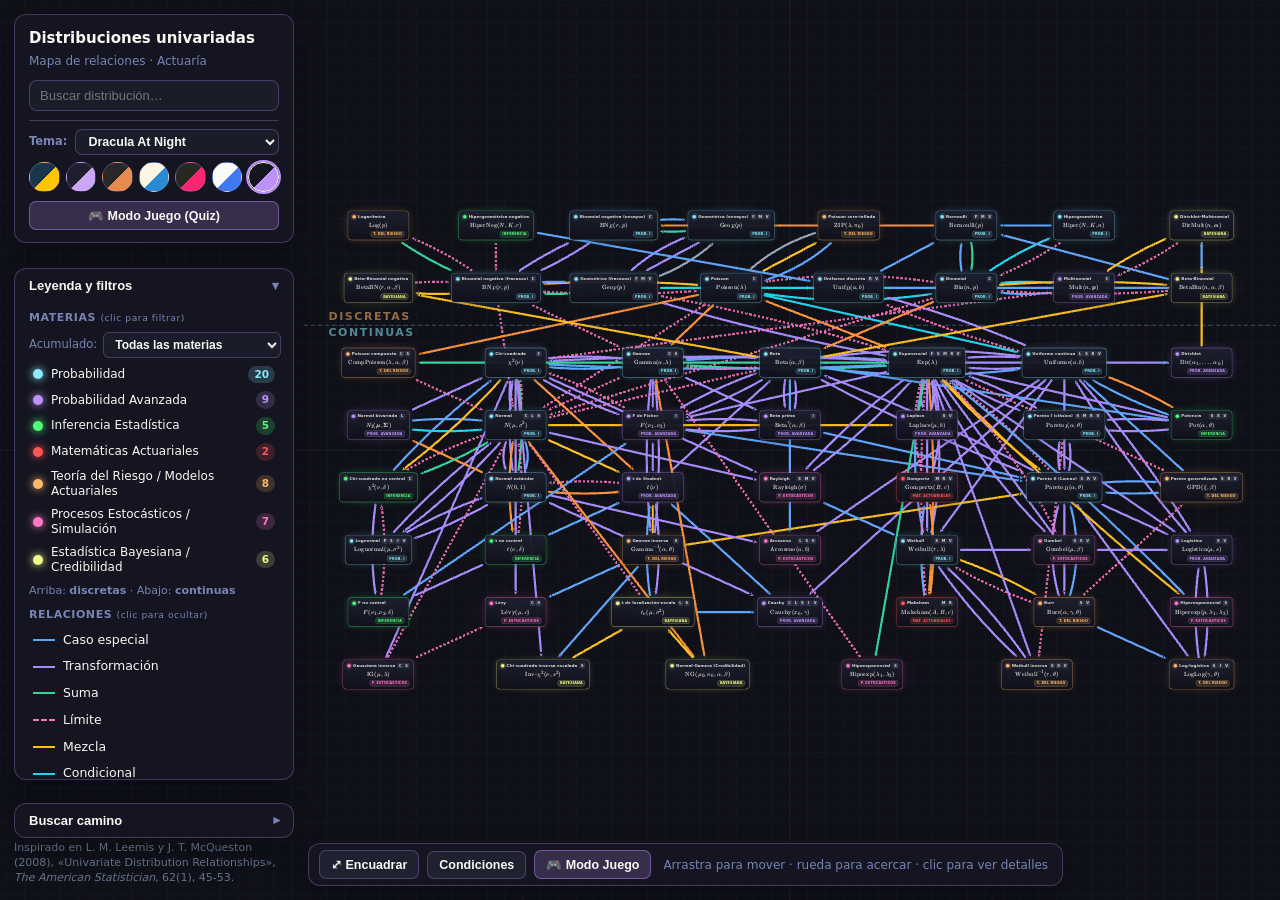
<file: index.html>
<!doctype html>
<html lang="es">
  <head>
    <meta charset="utf-8" />
    <meta name="viewport" content="width=device-width, initial-scale=1" />
    <title>Relaciones entre distribuciones univariadas</title>
    <meta name="description" content="Mapa interactivo de distribuciones de probabilidad univariadas y sus relaciones, en español, para la licenciatura en Actuaría." />
    <link rel="stylesheet" href="./vendor/katex/katex.min.css" />
    <link rel="stylesheet" href="./css/estilos.css?v=10" />
    <script type="importmap">
      {
        "imports": {
          "three": "./vendor/three/three.module.js",
          "three/addons/": "./vendor/three/addons/",
          "katex": "./vendor/katex/katex.mjs"
        }
      }
    </script>
    <script src="./vendor/elk/elk.bundled.js"></script>
  </head>
  <body>
    <div id="escena" aria-label="Mapa de relaciones entre distribuciones"></div>
    <div id="tooltip" class="tooltip" hidden></div>

    <header class="tarjeta" id="cabecera">
      <h1>Distribuciones univariadas</h1>
      <p class="subtitulo">Mapa de relaciones · Actuaría</p>
      <div class="buscador">
        <input id="buscar" type="search" placeholder="Buscar distribución…" autocomplete="off" aria-label="Buscar distribución" />
        <ul id="sugerencias" class="sugerencias" role="listbox" hidden></ul>
      </div>
      <div class="barra-temas">
        <div class="fila-selector-tema">
          <label for="tema-select" class="etq-tema">Tema:</label>
          <select id="tema-select" class="select-tema" aria-label="Seleccionar tema visual"></select>
        </div>
        <div id="temas" class="selector-temas" role="group" aria-label="Muestras de temas"></div>
      </div>
      <button id="btn-juego-cabecera" class="boton boton-juego-cabecera" type="button">🎮 Modo Juego (Quiz)</button>
    </header>

    <aside class="tarjeta plegable" id="leyenda">
      <button class="plegar" aria-expanded="true">Leyenda y filtros</button>
      <div class="contenido">
        <h3>Materias <small>(clic para filtrar)</small></h3>
        <div class="fila-acumulado">
          <label for="materia-hasta">Acumulado:</label>
          <select id="materia-hasta" class="select-acumulado" aria-label="Filtrar materias acumuladas hasta un curso"></select>
        </div>
        <ul class="lista-leyenda" id="filtros-materia"></ul>
        <p class="nota-zonas">Arriba: <strong>discretas</strong> · Abajo: <strong>continuas</strong></p>
        <h3>Relaciones <small>(clic para ocultar)</small></h3>
        <ul class="lista-leyenda" id="filtros"></ul>
        <h3>Propiedades</h3>
        <ul class="lista-propiedades" id="lista-propiedades"></ul>
      </div>
    </aside>

    <aside class="tarjeta plegable plegado" id="camino">
      <button class="plegar" aria-expanded="false">Buscar camino</button>
      <div class="contenido">
        <p class="ayuda">¿Cómo se llega de una distribución a otra siguiendo las flechas?</p>
        <label>De <select id="camino-de"></select></label>
        <label>A <select id="camino-a"></select></label>
        <div class="fila-botones">
          <button id="camino-buscar" class="boton">Buscar</button>
          <button id="camino-limpiar" class="boton secundario">Limpiar</button>
        </div>
      </div>
    </aside>

    <div id="controles" class="tarjeta">
      <button id="btn-encuadrar" class="boton secundario" title="Ver todo el mapa">⤢ Encuadrar</button>
      <button id="btn-etiquetas" class="boton secundario" title="Mostrar u ocultar las condiciones sobre las flechas" aria-pressed="false">Condiciones</button>
      <button id="btn-juego" class="boton" title="Abrir quiz de opción múltiple">🎮 Modo Juego</button>
      <span class="ayuda">Arrastra para mover · rueda para acercar · clic para ver detalles</span>
    </div>

    <div id="modal-juego" class="modal-juego" hidden></div>

    <a id="aviso-validacion" class="aviso-validacion" href="./validar.html" hidden></a>

    <aside id="panel" class="panel" aria-live="polite" hidden>
      <button id="panel-cerrar" class="panel-cerrar" aria-label="Cerrar panel">×</button>
      <div id="panel-contenido"></div>
    </aside>

    <footer id="credito">
      Inspirado en L. M. Leemis y J. T. McQueston (2008), «Univariate Distribution Relationships», <em>The American Statistician</em>, 62(1), 45-53.
    </footer>

    <script type="module" src="./src/main.js?v=10"></script>
  </body>
</html>
</file>
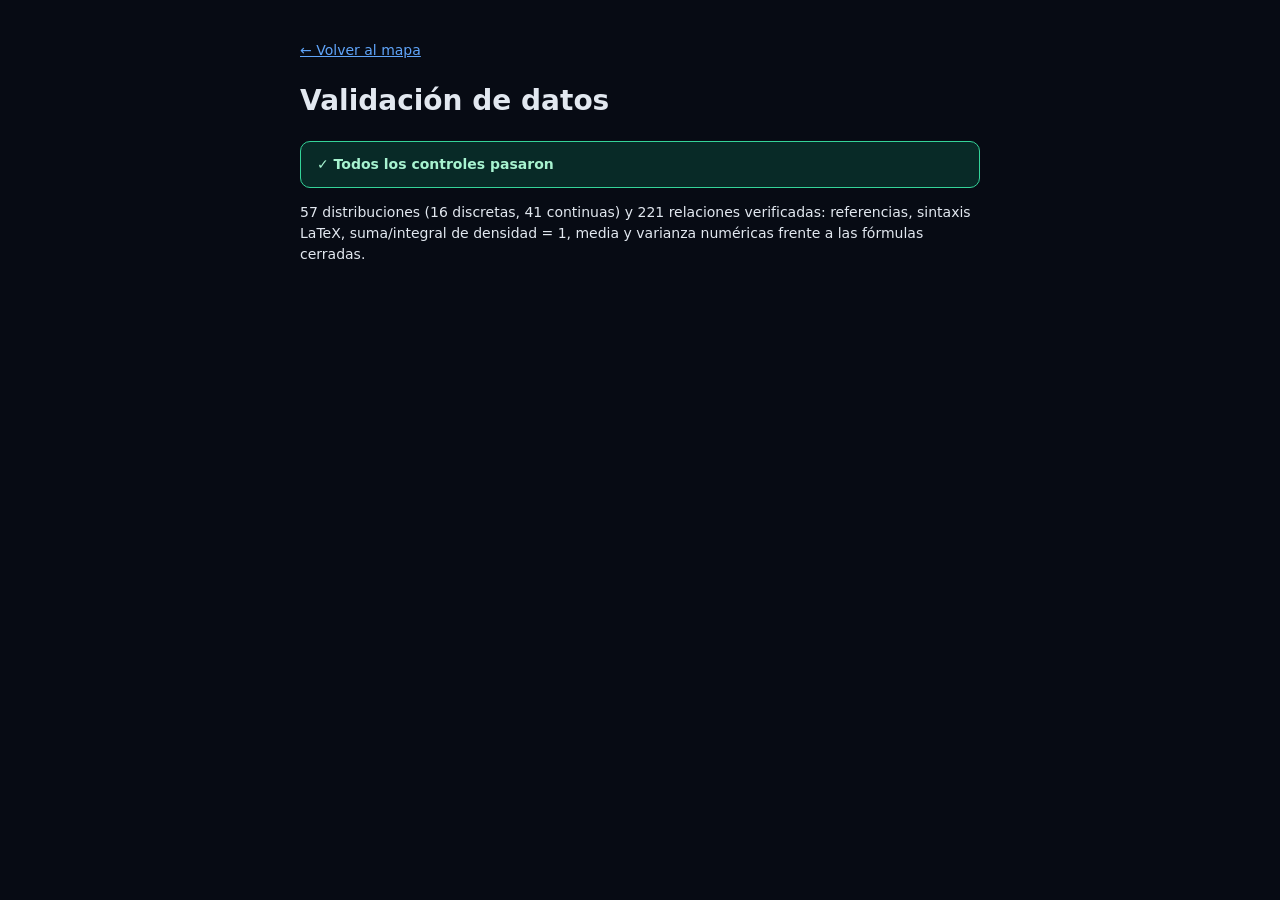
<file: validar.html>
<!doctype html>
<html lang="es">
  <head>
    <meta charset="utf-8" />
    <meta name="viewport" content="width=device-width, initial-scale=1" />
    <title>Validación de datos · Distribuciones univariadas</title>
    <link rel="stylesheet" href="./vendor/katex/katex.min.css" />
    <link rel="stylesheet" href="./css/estilos.css" />
    <script type="importmap">
      {
        "imports": {
          "katex": "./vendor/katex/katex.mjs"
        }
      }
    </script>
  </head>
  <body class="pagina-validar">
    <main class="contenedor-validar">
      <p><a href="./index.html">← Volver al mapa</a></p>
      <h1>Validación de datos</h1>
      <div id="salida"></div>
    </main>
    <script type="module">
      import { validarDatos } from './src/datos/validar.js';
      const r = validarDatos();
      const s = document.getElementById('salida');
      s.innerHTML = `
        <p class="estado-val ${r.ok ? 'ok' : 'err'}">
          ${r.ok ? '✓ Todos los controles pasaron' : `✕ ${r.errores.length} problema(s) detectado(s)`}
        </p>
        <p>${r.resumen.distribuciones} distribuciones (${r.resumen.discretas} discretas, ${r.resumen.continuas} continuas) y ${r.resumen.relaciones} relaciones verificadas: referencias, sintaxis LaTeX, suma/integral de densidad = 1, media y varianza numéricas frente a las fórmulas cerradas.</p>
        ${r.errores.length ? `<ul>${r.errores.map((e) => `<li>${e}</li>`).join('')}</ul>` : ''}
      `;
    </script>
  </body>
</html>
</file>
<file: css/estilos.css>
:root {
  --fondo: #070b14;
  --tarjeta: rgba(13, 20, 38, 0.84);
  --tarjeta-solida: #0d1426;
  --borde: rgba(148, 163, 184, 0.18);
  --texto: #e2e8f0;
  --texto-sec: #cbd5e1;
  --suave: #94a3b8;
  --discreta: #f5b942;
  --continua: #4fd1c5;
  --acento: #60a5fa;
  --nodo-bg: linear-gradient(180deg, rgba(15, 23, 42, 0.95), rgba(8, 13, 26, 0.95));
  --arista-bg: rgba(7, 11, 20, 0.92);
  --panel-bg: rgba(11, 17, 32, 0.94);
  --bloque-bg: rgba(15, 23, 42, 0.65);
  --input-bg: rgba(15, 23, 42, 0.85);
  --lienzo-2d: rgba(7, 11, 20, 0.7);
  color-scheme: dark;
}

* {
  box-sizing: border-box;
}

html,
body {
  margin: 0;
  height: 100%;
  overflow: hidden;
  background: var(--fondo);
  color: var(--texto);
  font: 14px/1.5 system-ui, -apple-system, 'Segoe UI', Roboto, sans-serif;
}

/* ── Escena y etiquetas sobre el mapa ─────────────────────────────── */
#escena {
  position: fixed;
  inset: 0;
}

.capa-etiquetas {
  position: absolute;
  inset: 0;
  pointer-events: none;
}

.nodo-ancla {
  pointer-events: none;
}

.nodo-tarjeta {
  --color-materia: var(--acento);
  pointer-events: auto;
  cursor: pointer;
  user-select: none;
  display: inline-flex;
  flex-direction: column;
  min-width: 172px;
  padding: 7px 12px 7px;
  border-radius: 11px;
  background: var(--nodo-bg);
  border: 1.5px solid color-mix(in srgb, var(--color-materia) 62%, transparent);
  color: var(--texto);
  box-shadow: 0 6px 20px rgba(0, 0, 0, 0.26), 0 0 18px color-mix(in srgb, var(--color-materia) 18%, transparent);
  transform: scale(var(--escala-mundo, 1));
  transform-origin: center center;
  transition: border-color 0.15s, box-shadow 0.15s, filter 0.15s;
}

.nodo-tarjeta.materia-oculta {
  pointer-events: none;
  filter: grayscale(0.85);
}

.nodo-tarjeta:hover {
  border-color: var(--color-materia);
  box-shadow: 0 8px 24px rgba(0, 0, 0, 0.32), 0 0 22px color-mix(in srgb, var(--color-materia) 35%, transparent);
}

.nodo-tarjeta.seleccionada {
  border-color: var(--color-materia);
  box-shadow: 0 0 0 2.5px var(--color-materia), 0 10px 28px rgba(0, 0, 0, 0.35);
}

.nt-arriba {
  display: flex;
  align-items: center;
  gap: 6px;
  margin-bottom: 3px;
}

.nt-nombre {
  font-size: 11.5px;
  font-weight: 600;
  color: var(--texto-sec);
  white-space: nowrap;
}

.nt-arriba .chips {
  margin-left: auto;
}

.nt-formula {
  font-size: 15px;
  font-weight: 600;
  color: var(--texto);
  text-align: center;
  white-space: nowrap;
  padding: 2px 0;
}

.nt-abajo {
  display: flex;
  justify-content: flex-end;
  margin-top: 2px;
}

.nt-materia {
  font-size: 9.5px;
  font-weight: 700;
  letter-spacing: 0.04em;
  text-transform: uppercase;
  padding: 1px 6px;
  border-radius: 999px;
  color: var(--color-materia);
  background: color-mix(in srgb, var(--color-materia) 15%, transparent);
  border: 1px solid color-mix(in srgb, var(--color-materia) 35%, transparent);
}

.etiqueta-zona {
  pointer-events: none;
  user-select: none;
  font-size: 11px;
  font-weight: 700;
  letter-spacing: 0.14em;
  opacity: 0.55;
}

.etiqueta-zona.discreta {
  color: var(--discreta);
}

.etiqueta-zona.continua {
  color: var(--continua);
}

.chips {
  display: inline-flex;
  gap: 2px;
}

.chip-prop {
  display: inline-flex;
  align-items: center;
  justify-content: center;
  min-width: 16px;
  height: 16px;
  padding: 0 4px;
  border-radius: 4px;
  background: rgba(148, 163, 184, 0.18);
  color: var(--texto-sec);
  font-size: 10px;
  font-weight: 700;
}

.chip-prop.grande {
  min-width: 22px;
  height: 22px;
  font-size: 12px;
}

.arista-etiqueta {
  pointer-events: auto;
  cursor: pointer;
  padding: 2px 7px;
  border-radius: 6px;
  background: var(--arista-bg);
  border: 1px solid color-mix(in srgb, var(--c, #60a5fa) 60%, transparent);
  color: var(--texto);
  font-size: 11.5px;
  white-space: nowrap;
  box-shadow: 0 2px 10px rgba(0, 0, 0, 0.25);
}

/* ── Tarjetas flotantes ───────────────────────────────────────────── */
.tarjeta {
  position: fixed;
  z-index: 10;
  background: var(--tarjeta);
  backdrop-filter: blur(12px);
  border: 1px solid var(--borde);
  border-radius: 12px;
  box-shadow: 0 10px 30px rgba(0, 0, 0, 0.22);
}

#cabecera {
  top: 14px;
  left: 14px;
  width: 280px;
  padding: 12px 14px;
}

#cabecera h1 {
  margin: 0;
  font-size: 15px;
  font-weight: 700;
}

.subtitulo {
  margin: 2px 0 10px;
  color: var(--suave);
  font-size: 12px;
}

.buscador {
  position: relative;
}

#buscar {
  width: 100%;
  padding: 7px 10px;
  border-radius: 8px;
  border: 1px solid var(--borde);
  background: var(--input-bg);
  color: var(--texto);
  font-size: 13px;
  outline: none;
}

#buscar:focus {
  border-color: var(--acento);
}

.sugerencias {
  position: absolute;
  top: calc(100% + 4px);
  left: 0;
  right: 0;
  margin: 0;
  padding: 4px;
  list-style: none;
  background: var(--tarjeta-solida);
  border: 1px solid var(--borde);
  border-radius: 8px;
  max-height: 220px;
  overflow-y: auto;
  z-index: 30;
}

.sugerencias li {
  display: flex;
  align-items: center;
  gap: 8px;
  padding: 6px 8px;
  border-radius: 6px;
  cursor: pointer;
  font-size: 13px;
}

.sugerencias li.activa,
.sugerencias li:hover {
  background: color-mix(in srgb, var(--acento) 18%, transparent);
}

.barra-temas {
  display: grid;
  gap: 7px;
  margin-top: 9px;
  padding-top: 8px;
  border-top: 1px solid var(--borde);
}

.fila-selector-tema {
  display: flex;
  align-items: center;
  gap: 8px;
}

.etq-tema {
  font-size: 11.5px;
  font-weight: 600;
  color: var(--suave);
}

.select-tema {
  flex: 1;
  padding: 4px 8px;
  border-radius: 7px;
  border: 1px solid var(--borde);
  background: var(--input-bg);
  color: var(--texto);
  font-size: 12.5px;
  font-weight: 600;
  cursor: pointer;
}

.selector-temas {
  display: grid;
  grid-template-columns: repeat(7, 1fr);
  gap: 6px;
}

.btn-tema {
  width: 100%;
  aspect-ratio: 1;
  border-radius: 50%;
  border: 1.5px solid var(--borde);
  cursor: pointer;
  padding: 0;
  transition: transform 0.15s, border-color 0.15s, box-shadow 0.15s;
}

.btn-tema:hover {
  transform: scale(1.15);
  border-color: var(--texto);
}

.btn-tema.activo {
  border-color: var(--texto);
  box-shadow: 0 0 0 2px var(--acento);
}

.boton-juego-cabecera {
  width: 100%;
  margin-top: 9px;
  padding: 7px 10px;
  font-size: 13px;
}

#leyenda {
  top: 268px;
  left: 14px;
  width: 280px;
  max-height: calc(100vh - 388px);
  overflow-y: auto;
}

#camino {
  bottom: 62px;
  left: 14px;
  width: 280px;
}

.plegable .plegar {
  width: 100%;
  padding: 9px 14px;
  border: 0;
  background: transparent;
  color: var(--texto);
  font-size: 13px;
  font-weight: 600;
  text-align: left;
  cursor: pointer;
  display: flex;
  justify-content: space-between;
  align-items: center;
}

.plegable .plegar::after {
  content: '▾';
  color: var(--suave);
  transition: transform 0.15s;
}

.plegable.plegado .plegar::after {
  transform: rotate(-90deg);
}

.plegable .contenido {
  padding: 0 14px 12px;
}

.plegable.plegado .contenido {
  display: none;
}

.contenido h3 {
  margin: 8px 0 5px;
  font-size: 11px;
  text-transform: uppercase;
  letter-spacing: 0.05em;
  color: var(--suave);
}

.contenido h3 small {
  text-transform: none;
  font-weight: 400;
}

.lista-leyenda,
.lista-propiedades {
  list-style: none;
  margin: 0;
  padding: 0;
  display: grid;
  gap: 4px;
  font-size: 12.5px;
}

.lista-leyenda li,
.lista-propiedades li {
  display: flex;
  align-items: center;
  gap: 8px;
}

.item-filtro {
  cursor: pointer;
  padding: 2px 4px;
  border-radius: 5px;
  user-select: none;
}

.item-filtro:hover {
  background: rgba(255, 255, 255, 0.05);
}

.item-filtro.inactivo {
  opacity: 0.35;
  text-decoration: line-through;
}

.punto {
  width: 10px;
  height: 10px;
  border-radius: 50%;
  display: inline-block;
  flex-shrink: 0;
}

.punto.discreta {
  background: var(--discreta);
  box-shadow: 0 0 8px var(--discreta);
}

.punto.continua {
  background: var(--continua);
  box-shadow: 0 0 8px var(--continua);
}

.punto.punto-materia {
  background: var(--color-materia, var(--acento));
  box-shadow: 0 0 8px var(--color-materia, var(--acento));
}

.fila-acumulado {
  display: flex;
  align-items: center;
  gap: 6px;
  margin-bottom: 6px;
}

.fila-acumulado label {
  font-size: 11.5px;
  color: var(--suave);
  white-space: nowrap;
}

.select-acumulado {
  flex: 1;
  padding: 4px 7px;
  border-radius: 6px;
  border: 1px solid var(--borde);
  background: var(--input-bg);
  color: var(--texto);
  font-size: 12px;
  font-weight: 600;
  cursor: pointer;
}

.item-materia .nombre-materia {
  flex: 1;
  font-size: 12px;
  line-height: 1.25;
}

.conteo-materia {
  font-size: 10.5px;
  font-weight: 700;
  font-variant-numeric: tabular-nums;
  padding: 1px 6px;
  border-radius: 999px;
  background: color-mix(in srgb, var(--color-materia) 18%, transparent);
  color: var(--color-materia);
}

.nota-zonas {
  margin: 6px 0 2px;
  font-size: 11px;
  color: var(--suave);
}

.sug-materia {
  margin-left: auto;
  font-size: 10px;
  font-weight: 700;
  padding: 1px 6px;
  border-radius: 999px;
  color: var(--color-materia);
  background: color-mix(in srgb, var(--color-materia) 16%, transparent);
}

.muestra-linea {
  width: 22px;
  height: 0;
  border-top: 2.5px solid var(--c);
  flex-shrink: 0;
}

.muestra-linea.punteado {
  border-top-style: dashed;
}

#camino label {
  display: grid;
  grid-template-columns: 24px 1fr;
  align-items: center;
  gap: 6px;
  margin-bottom: 6px;
  font-size: 12.5px;
  color: var(--suave);
}

#camino select {
  padding: 5px 8px;
  border-radius: 6px;
  border: 1px solid var(--borde);
  background: var(--input-bg);
  color: var(--texto);
  font-size: 12.5px;
}

.fila-botones {
  display: flex;
  gap: 6px;
  margin-top: 8px;
}

.boton {
  padding: 6px 11px;
  border-radius: 7px;
  border: 1px solid color-mix(in srgb, var(--acento) 45%, transparent);
  background: color-mix(in srgb, var(--acento) 20%, transparent);
  color: var(--texto);
  font-size: 12.5px;
  font-weight: 600;
  cursor: pointer;
}

.boton:hover {
  background: color-mix(in srgb, var(--acento) 32%, transparent);
}

.boton.secundario {
  border-color: var(--borde);
  background: var(--bloque-bg);
}

.boton.secundario.activo {
  border-color: var(--acento);
  color: var(--acento);
}

#controles {
  bottom: 14px;
  left: 308px;
  padding: 6px 10px;
  display: flex;
  align-items: center;
  gap: 8px;
}

.ayuda {
  color: var(--suave);
  font-size: 12px;
  margin: 0 0 8px;
}

#controles .ayuda {
  margin: 0 4px;
}

/* ── Tooltip y pie ────────────────────────────────────────────────── */
.tooltip {
  position: fixed;
  z-index: 25;
  pointer-events: none;
  padding: 8px 11px;
  border-radius: 9px;
  background: var(--arista-bg);
  border: 1px solid var(--borde);
  box-shadow: 0 8px 24px rgba(0, 0, 0, 0.3);
  font-size: 12.5px;
}

.tt-tipo {
  font-size: 11px;
  font-weight: 700;
  text-transform: uppercase;
  letter-spacing: 0.04em;
}

.tt-ruta {
  font-weight: 600;
  margin: 1px 0 4px;
}

#credito {
  position: fixed;
  bottom: 14px;
  left: 14px;
  z-index: 5;
  color: #64748b;
  font-size: 11px;
  max-width: 280px;
  line-height: 1.35;
}

.aviso-validacion {
  position: fixed;
  top: 14px;
  left: 310px;
  z-index: 20;
  padding: 6px 12px;
  border-radius: 8px;
  background: rgba(220, 38, 38, 0.25);
  border: 1px solid #f87171;
  color: #fecaca;
  font-size: 12.5px;
  text-decoration: none;
}

/* ── Panel lateral de detalle ─────────────────────────────────────── */
.panel {
  position: fixed;
  top: 14px;
  right: 14px;
  bottom: 14px;
  width: min(460px, calc(100vw - 28px));
  z-index: 20;
  background: var(--panel-bg);
  backdrop-filter: blur(16px);
  border: 1px solid var(--borde);
  border-radius: 14px;
  box-shadow: -10px 0 35px rgba(0, 0, 0, 0.25);
  overflow-y: auto;
  padding: 18px 20px 24px;
}

.panel-cerrar {
  position: sticky;
  top: 0;
  float: right;
  width: 30px;
  height: 30px;
  border-radius: 8px;
  border: 1px solid var(--borde);
  background: var(--bloque-bg);
  color: var(--texto);
  font-size: 18px;
  line-height: 1;
  cursor: pointer;
}

.ficha-cabecera h2 {
  margin: 6px 0 4px;
  font-size: 21px;
}

.fila-insignias {
  display: flex;
  flex-wrap: wrap;
  gap: 6px;
  align-items: center;
}

.insignia {
  display: inline-block;
  padding: 2px 9px;
  border-radius: 999px;
  font-size: 11px;
  font-weight: 700;
  text-transform: uppercase;
  letter-spacing: 0.05em;
  border: 1px solid transparent;
}

.insignia-materia {
  background: color-mix(in srgb, var(--color-materia) 18%, transparent);
  color: var(--color-materia);
  border-color: color-mix(in srgb, var(--color-materia) 45%, transparent);
}

.insignia.discreta {
  background: rgba(245, 185, 66, 0.16);
  color: var(--discreta);
  border-color: rgba(245, 185, 66, 0.4);
}

.insignia.continua {
  background: rgba(79, 209, 197, 0.16);
  color: var(--continua);
  border-color: rgba(79, 209, 197, 0.4);
}

.notacion {
  margin: 6px 0;
  overflow-x: auto;
}

.descripcion {
  margin: 6px 0 0;
  color: var(--texto-sec);
}

.bloque {
  margin-top: 16px;
  padding-top: 14px;
  border-top: 1px solid var(--borde);
}

.bloque h3 {
  margin: 0 0 8px;
  font-size: 13px;
  text-transform: uppercase;
  letter-spacing: 0.05em;
  color: var(--suave);
}

.pestanas {
  display: flex;
  gap: 6px;
  margin-bottom: 8px;
}

.pestana {
  padding: 5px 10px;
  border-radius: 7px;
  border: 1px solid var(--borde);
  background: transparent;
  color: var(--suave);
  font-size: 12px;
  font-weight: 600;
  cursor: pointer;
}

.pestana.activa {
  background: rgba(96, 165, 250, 0.18);
  border-color: rgba(96, 165, 250, 0.5);
  color: var(--texto);
}

.lienzo-2d {
  width: 100%;
  display: block;
  border-radius: 8px;
  background: var(--lienzo-2d);
}

.lectura-2d {
  min-height: 18px;
  text-align: right;
  font-size: 12px;
  color: var(--suave);
  font-variant-numeric: tabular-nums;
}

#lienzo-3d-caja canvas {
  width: 100% !important;
  border-radius: 8px;
  display: block;
}

.ayuda-3d {
  font-size: 11.5px;
  color: var(--suave);
  margin-bottom: 4px;
}

.controles-parametros {
  display: grid;
  gap: 8px;
  margin: 8px 0 10px;
}

.cabecera-param {
  display: flex;
  justify-content: space-between;
  font-size: 12.5px;
}

.cabecera-param small {
  color: var(--suave);
}

.cabecera-param output {
  font-variant-numeric: tabular-nums;
  font-weight: 600;
}

.control-param input[type='range'] {
  width: 100%;
  accent-color: var(--acento);
}

.metricas,
.rejilla-ab {
  display: grid;
  grid-template-columns: repeat(4, 1fr);
  gap: 6px;
  margin-top: 8px;
}

.rejilla-ab {
  grid-template-columns: repeat(3, 1fr);
}

.metricas > div,
.rejilla-ab > div {
  padding: 6px 8px;
  border-radius: 8px;
  background: var(--bloque-bg);
  border: 1px solid var(--borde);
  display: flex;
  flex-direction: column;
  gap: 2px;
}

.metricas span,
.rejilla-ab span {
  font-size: 11px;
  color: var(--suave);
}

.metricas strong {
  font-size: 13.5px;
  font-variant-numeric: tabular-nums;
}

.espacio-parametros {
  margin: 0 0 8px;
  font-size: 12.5px;
  color: var(--suave);
}

.tabla-formulas {
  margin: 0;
  display: grid;
  gap: 8px;
}

.fila-formula {
  padding: 8px 10px;
  border-radius: 8px;
  background: var(--bloque-bg);
  border: 1px solid var(--borde);
  overflow-x: auto;
}

.fila-formula dt {
  font-size: 11.5px;
  color: var(--suave);
  margin-bottom: 2px;
}

.fila-formula dd {
  margin: 0;
}

.fila-formula .katex-display {
  margin: 4px 0;
}

.lista-detalle-prop,
.lista-relaciones,
.lista-notas {
  list-style: none;
  margin: 0;
  padding: 0;
  display: grid;
  gap: 8px;
}

.lista-detalle-prop li,
.item-rel {
  padding: 9px 11px;
  border-radius: 8px;
  background: var(--bloque-bg);
  border: 1px solid var(--borde);
  overflow-x: auto;
}

.cabecera-prop,
.item-rel-arriba {
  display: flex;
  align-items: center;
  gap: 7px;
  flex-wrap: wrap;
}

.punto-rel {
  width: 8px;
  height: 8px;
  border-radius: 50%;
}

.enlace-nodo,
.etiqueta-tipo,
.pastilla-nodo {
  border: 0;
  background: transparent;
  color: var(--texto);
  font-weight: 600;
  font-size: 13px;
  cursor: pointer;
  padding: 0;
}

.enlace-nodo:hover {
  text-decoration: underline;
}

.etiqueta-tipo {
  margin-left: auto;
  font-size: 11.5px;
}

.item-rel-cond {
  margin: 4px 0;
}

.item-rel-exp {
  margin: 4px 0 0;
  font-size: 12.5px;
  color: var(--texto-sec);
}

.lista-notas {
  padding-left: 18px;
  list-style: disc;
  color: var(--texto-sec);
  font-size: 13px;
}

.ruta-nodos {
  display: flex;
  align-items: center;
  gap: 8px;
  margin-top: 8px;
  flex-wrap: wrap;
}

.pastilla-nodo {
  padding: 4px 11px;
  border-radius: 999px;
  border: 1px solid color-mix(in srgb, var(--color-materia, var(--acento)) 55%, transparent);
  background: var(--bloque-bg);
}

.paso-num {
  width: 20px;
  height: 20px;
  border-radius: 50%;
  background: rgba(96, 165, 250, 0.22);
  color: #93c5fd;
  font-size: 11.5px;
  font-weight: 700;
  display: inline-flex;
  align-items: center;
  justify-content: center;
}

/* ── Página de validación ─────────────────────────────────────────── */
body.pagina-validar {
  overflow: auto;
}

.contenedor-validar {
  max-width: 720px;
  margin: 40px auto;
  padding: 0 20px;
}

.contenedor-validar a {
  color: var(--acento);
}

.estado-val {
  padding: 12px 16px;
  border-radius: 10px;
  font-weight: 700;
}

.estado-val.ok {
  background: rgba(16, 185, 129, 0.18);
  border: 1px solid #34d399;
  color: #a7f3d0;
}

.estado-val.err {
  background: rgba(239, 68, 68, 0.18);
  border: 1px solid #f87171;
  color: #fecaca;
}

/* ── Modo Juego (Quiz) ────────────────────────────────────────────── */
.modal-juego {
  position: fixed;
  inset: 0;
  z-index: 40;
  background: rgba(3, 7, 18, 0.72);
  backdrop-filter: blur(8px);
  display: flex;
  align-items: center;
  justify-content: center;
  padding: 18px;
}

.modal-juego[hidden] {
  display: none;
}

.juego-caja {
  position: relative;
  width: min(680px, 100%);
  max-height: calc(100vh - 36px);
  overflow-y: auto;
  padding: 20px 24px 22px;
  background: var(--panel-bg);
}

.juego-cabecera {
  display: flex;
  justify-content: space-between;
  align-items: flex-start;
  gap: 12px;
}

.juego-cabecera h2 {
  margin: 6px 0 4px;
  font-size: 20px;
}

.juego-intro {
  margin: 8px 0 12px;
  color: var(--texto-sec);
  font-size: 13.5px;
}

.juego-record-barra {
  display: grid;
  grid-template-columns: repeat(3, 1fr);
  gap: 8px;
  margin: 10px 0 14px;
}

.juego-record-barra > div {
  padding: 8px 11px;
  border-radius: 9px;
  background: var(--bloque-bg);
  border: 1px solid var(--borde);
  display: flex;
  flex-direction: column;
  gap: 2px;
}

.juego-record-barra span {
  font-size: 11px;
  color: var(--suave);
}

.juego-record-barra strong {
  font-size: 14px;
}

.juego-seccion-modo {
  margin-bottom: 14px;
}

.juego-seccion-modo h3 {
  margin: 0 0 7px;
  font-size: 12px;
  text-transform: uppercase;
  letter-spacing: 0.05em;
  color: var(--suave);
}

.juego-modos {
  display: grid;
  grid-template-columns: repeat(3, 1fr);
  gap: 8px;
}

.chip-modo-juego {
  display: flex;
  flex-direction: column;
  gap: 3px;
  padding: 9px 11px;
  border-radius: 9px;
  border: 1.5px solid var(--borde);
  background: var(--bloque-bg);
  color: var(--texto);
  text-align: left;
  cursor: pointer;
  transition: border-color 0.15s, background 0.15s;
}

.chip-modo-juego strong {
  font-size: 13px;
}

.chip-modo-juego small {
  font-size: 11px;
  color: var(--suave);
  line-height: 1.3;
}

.chip-modo-juego.activo {
  border-color: var(--acento);
  background: color-mix(in srgb, var(--acento) 16%, var(--bloque-bg));
  box-shadow: 0 0 0 1px var(--acento);
}

.juego-materias-arriba {
  display: flex;
  justify-content: space-between;
  align-items: center;
  gap: 8px;
  margin-bottom: 8px;
}

.juego-materias-arriba h3 {
  margin: 0;
  font-size: 12px;
  text-transform: uppercase;
  letter-spacing: 0.05em;
  color: var(--suave);
}

.juego-acciones-mat {
  display: flex;
  gap: 6px;
}

.btn-mini {
  padding: 4px 9px;
  font-size: 11.5px;
}

.juego-rejilla-materias {
  display: grid;
  grid-template-columns: repeat(auto-fill, minmax(200px, 1fr));
  gap: 7px;
}

.chip-juego-materia {
  display: flex;
  align-items: center;
  gap: 8px;
  padding: 8px 11px;
  border-radius: 9px;
  border: 1.5px solid var(--borde);
  background: var(--bloque-bg);
  color: var(--texto);
  cursor: pointer;
  text-align: left;
  font-size: 12.5px;
  opacity: 0.42;
  transition: opacity 0.15s, border-color 0.15s, background 0.15s;
}

.chip-juego-materia.activa {
  opacity: 1;
  border-color: color-mix(in srgb, var(--color-materia) 65%, transparent);
  background: color-mix(in srgb, var(--color-materia) 12%, var(--bloque-bg));
}

.cjm-nombre {
  flex: 1;
  font-weight: 600;
}

.cjm-conteo {
  font-size: 11px;
  font-weight: 700;
  padding: 1px 6px;
  border-radius: 999px;
  color: var(--color-materia);
  background: color-mix(in srgb, var(--color-materia) 18%, transparent);
}

.juego-pie {
  display: flex;
  justify-content: flex-end;
  align-items: center;
  gap: 10px;
  margin-top: 16px;
  padding-top: 12px;
  border-top: 1px solid var(--borde);
}

.juego-aviso {
  color: #f87171;
  font-size: 12.5px;
  margin-right: auto;
}

.boton-jugar-grande {
  padding: 9px 18px;
  font-size: 14px;
}

.juego-barra-estado {
  display: flex;
  align-items: center;
  gap: 10px;
  padding-bottom: 11px;
  margin-bottom: 12px;
  border-bottom: 1px solid var(--borde);
  flex-wrap: wrap;
}

.jbe-item {
  display: flex;
  flex-direction: column;
  padding: 4px 10px;
  border-radius: 8px;
  background: var(--bloque-bg);
  border: 1px solid var(--borde);
}

.jbe-item span {
  font-size: 10.5px;
  color: var(--suave);
}

.jbe-item strong {
  font-size: 13.5px;
}

#juego-cambiar-mat {
  margin-left: auto;
}

.juego-meta-pregunta {
  display: flex;
  gap: 6px;
  flex-wrap: wrap;
  margin-bottom: 8px;
}

.juego-enunciado {
  font-size: 15.5px;
  line-height: 1.5;
  margin: 6px 0 12px;
}

.juego-formula-destacada {
  padding: 10px 14px;
  margin-bottom: 12px;
  border-radius: 10px;
  background: var(--bloque-bg);
  border: 1px solid var(--borde);
  overflow-x: auto;
  text-align: center;
}

.juego-opciones {
  display: grid;
  gap: 8px;
}

.juego-opcion {
  display: flex;
  align-items: center;
  gap: 12px;
  width: 100%;
  padding: 11px 14px;
  border-radius: 10px;
  border: 1.5px solid var(--borde);
  background: var(--bloque-bg);
  color: var(--texto);
  font-size: 14px;
  text-align: left;
  cursor: pointer;
  overflow-x: auto;
  transition: border-color 0.15s, background 0.15s;
}

.juego-opcion:hover:not(:disabled) {
  border-color: var(--acento);
  background: color-mix(in srgb, var(--acento) 12%, var(--bloque-bg));
}

.juego-opcion.correcta {
  border-color: #34d399;
  background: rgba(16, 185, 129, 0.18);
}

.juego-opcion.incorrecta {
  border-color: #f87171;
  background: rgba(239, 68, 68, 0.18);
}

.jo-letra {
  width: 26px;
  height: 26px;
  border-radius: 7px;
  background: rgba(148, 163, 184, 0.18);
  color: var(--texto);
  font-weight: 700;
  font-size: 12.5px;
  display: inline-flex;
  align-items: center;
  justify-content: center;
  flex-shrink: 0;
}

.jo-contenido {
  flex: 1;
}

.juego-retro {
  margin-top: 14px;
  padding: 12px 14px;
  border-radius: 10px;
  border: 1px solid var(--borde);
}

.juego-retro.ok {
  background: rgba(16, 185, 129, 0.12);
  border-color: rgba(52, 211, 153, 0.45);
}

.juego-retro.err {
  background: rgba(239, 68, 68, 0.12);
  border-color: rgba(248, 113, 113, 0.45);
}

.jr-titulo {
  font-weight: 700;
  font-size: 14px;
  margin-bottom: 4px;
}

.jr-exp {
  margin: 4px 0 10px;
  color: var(--texto-sec);
  font-size: 13px;
}

.jr-acciones {
  display: flex;
  justify-content: flex-end;
  gap: 8px;
}

.juego-subtitulo-repaso {
  margin: 12px 0 8px;
  font-size: 12px;
  text-transform: uppercase;
  letter-spacing: 0.05em;
  color: var(--suave);
}

.juego-lista-repaso {
  list-style: none;
  margin: 0;
  padding: 0;
  display: grid;
  gap: 7px;
  max-height: 260px;
  overflow-y: auto;
}

.juego-lista-repaso li {
  display: flex;
  align-items: center;
  gap: 10px;
  padding: 8px 11px;
  border-radius: 9px;
  background: var(--bloque-bg);
  border: 1px solid var(--borde);
  font-size: 12.5px;
}

.repaso-ok .repaso-icono {
  color: #34d399;
  font-weight: 700;
}

.repaso-err .repaso-icono {
  color: #f87171;
  font-weight: 700;
}

.repaso-cuerpo {
  flex: 1;
  overflow-x: auto;
}

.repaso-resp {
  margin-top: 2px;
  color: var(--texto-sec);
}

/* ── Móvil ────────────────────────────────────────────────────────── */
@media (max-width: 820px) {
  #leyenda,
  #camino,
  #credito,
  #controles .ayuda {
    display: none;
  }

  #cabecera {
    right: 14px;
    width: auto;
  }

  #controles {
    left: 14px;
  }

  .panel {
    top: auto;
    left: 0;
    right: 0;
    bottom: 0;
    width: 100%;
    max-height: 74vh;
    border-radius: 16px 16px 0 0;
  }
}
</file>
